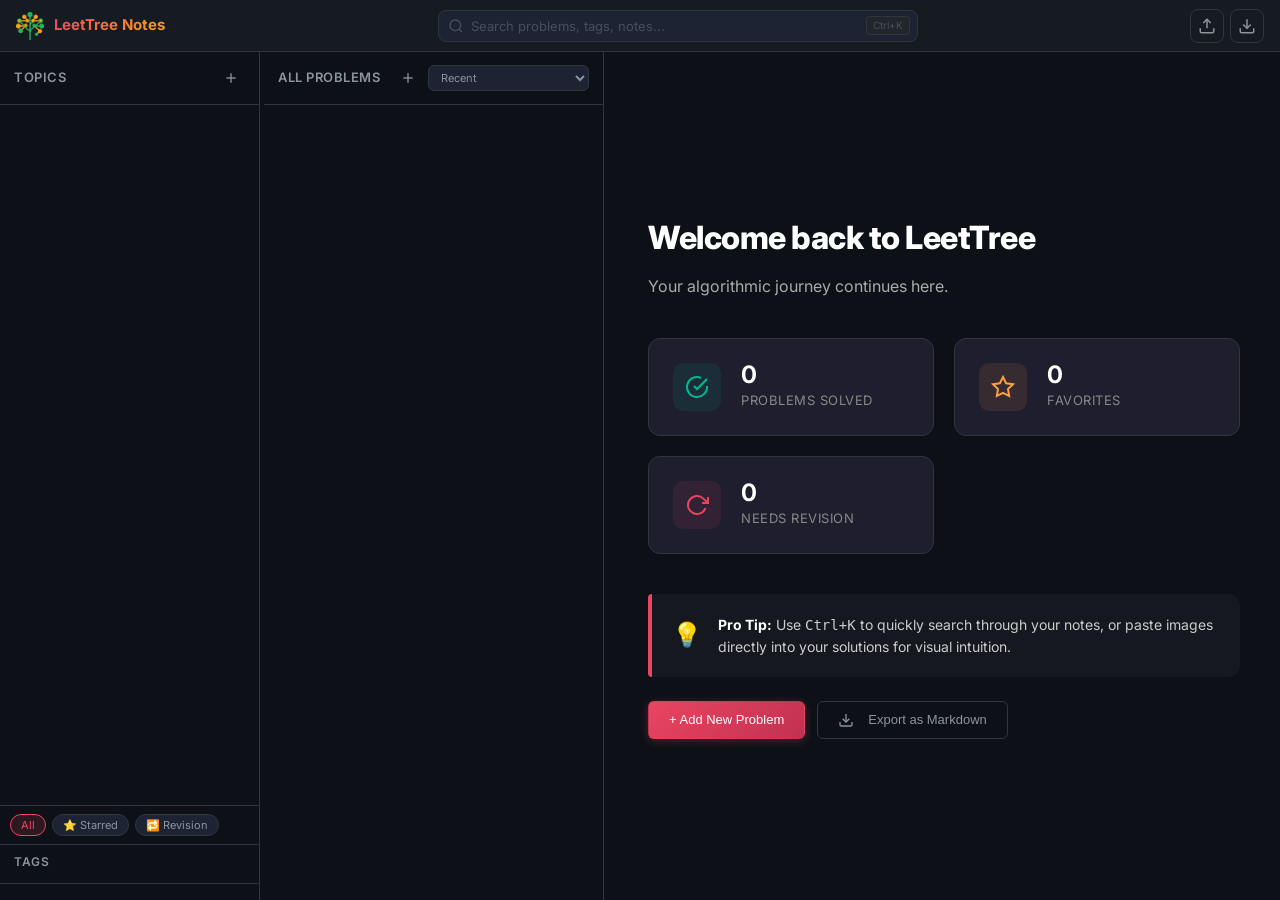
<file: dashboard/index.html>
<!DOCTYPE html>
<html lang="en">

<head>
  <meta charset="UTF-8">
  <meta name="viewport" content="width=device-width, initial-scale=1.0">
  <title>LeetTree Notes — Dashboard</title>
  <link rel="preconnect" href="https://fonts.googleapis.com">
  <link rel="preconnect" href="https://fonts.gstatic.com" crossorigin>
  <link
    href="https://fonts.googleapis.com/css2?family=Inter:wght@300;400;500;600;700;800&family=JetBrains+Mono:wght@400;500;600&display=swap"
    rel="stylesheet">
  <link rel="icon" type="image/png" href="../icons/icon16.png?v=2">
  <link rel="stylesheet" href="style.css">
</head>

<body>
  <!-- Top Bar -->
  <header class="topbar" id="topbar">
    <div class="topbar-left">
      <img src="../icons/icon32.png?v=2" alt="LeetTree" class="topbar-logo" width="28" height="28">
      <h1 class="topbar-title">LeetTree Notes</h1>
    </div>
    <div class="topbar-center">
      <div class="search-wrapper" id="search-wrapper">
        <svg class="search-icon" viewBox="0 0 24 24" width="16" height="16" fill="none" stroke="currentColor"
          stroke-width="2">
          <circle cx="11" cy="11" r="8" />
          <line x1="21" y1="21" x2="16.65" y2="16.65" />
        </svg>
        <input type="text" id="search-input" class="search-input" placeholder="Search problems, tags, notes...">
        <kbd class="search-kbd">Ctrl+K</kbd>
      </div>
    </div>
    <div class="topbar-right">
      <button class="topbar-btn" id="btn-export" title="Export Data">
        <svg viewBox="0 0 24 24" width="18" height="18" fill="none" stroke="currentColor" stroke-width="2">
          <path d="M21 15v4a2 2 0 0 1-2 2H5a2 2 0 0 1-2-2v-4" />
          <polyline points="17 8 12 3 7 8" />
          <line x1="12" y1="3" x2="12" y2="15" />
        </svg>
      </button>
      <button class="topbar-btn" id="btn-import" title="Import Data">
        <svg viewBox="0 0 24 24" width="18" height="18" fill="none" stroke="currentColor" stroke-width="2">
          <path d="M21 15v4a2 2 0 0 1-2 2H5a2 2 0 0 1-2-2v-4" />
          <polyline points="7 10 12 15 17 10" />
          <line x1="12" y1="15" x2="12" y2="3" />
        </svg>
      </button>
    </div>
  </header>

  <!-- Main Layout -->
  <main class="main-layout" id="main-layout">
    <!-- LEFT: Topic Tree -->
    <aside class="panel panel-tree" id="panel-tree">
      <div class="panel-header">
        <h2 class="panel-title">Topics</h2>
        <button class="panel-action-btn" id="btn-add-folder" title="New Folder">
          <svg viewBox="0 0 24 24" width="16" height="16" fill="none" stroke="currentColor" stroke-width="2">
            <line x1="12" y1="5" x2="12" y2="19" />
            <line x1="5" y1="12" x2="19" y2="12" />
          </svg>
        </button>
      </div>
      <div class="tree-container" id="tree-container">
        <!-- Topic tree renders here -->
      </div>
      <div class="panel-footer">
        <button class="filter-chip active" data-filter="all">All</button>
        <button class="filter-chip" data-filter="starred">⭐ Starred</button>
        <button class="filter-chip" data-filter="revision">🔁 Revision</button>
      </div>
      <div class="panel-header" style="border-top: 1px solid var(--border); padding-top: 8px;">
        <h2 class="panel-title" style="font-size:12px;text-transform:uppercase;letter-spacing:0.5px;">Tags</h2>
      </div>
      <div class="tag-cloud" id="tag-cloud">
        <!-- Tags render here -->
      </div>
    </aside>

    <!-- Resize Handle -->
    <div class="resize-handle" data-resize="tree"></div>

    <!-- MIDDLE: Problem List -->
    <section class="panel panel-problems" id="panel-problems">
      <div class="panel-header">
        <h2 class="panel-title" id="problems-title">All Problems</h2>
        <div class="panel-header-actions">
          <button class="panel-action-btn" id="btn-add-problem" title="Add Problem">
            <svg viewBox="0 0 24 24" width="16" height="16" fill="none" stroke="currentColor" stroke-width="2">
              <line x1="12" y1="5" x2="12" y2="19" />
              <line x1="5" y1="12" x2="19" y2="12" />
            </svg>
          </button>
          <select class="sort-select" id="sort-select" title="Sort Problems">
            <option value="recent">Recent</option>
            <option value="practice">Suggested Practice 🧠</option>
            <option value="number">Number</option>
            <option value="name">Name</option>
            <option value="difficulty-desc">Difficulty (High to Low)</option>
            <option value="difficulty-asc">Difficulty (Low to High)</option>
          </select>
        </div>
      </div>
      <div class="problem-list" id="problem-list">
        <!-- Problem cards render here -->
      </div>
    </section>

    <!-- Resize Handle -->
    <div class="resize-handle" data-resize="problems"></div>

    <!-- RIGHT: Solution View -->
    <section class="panel panel-solution" id="panel-solution">
      <div class="sv-main-tabs" id="sv-main-tabs" style="display: none;">
        <!-- Problem Tabs will go here -->
      </div>
      <div class="solution-empty" id="solution-empty">
        <div class="welcome-dashboard">
          <div class="welcome-header">
            <h2 class="welcome-title">Welcome back to LeetTree</h2>
            <p class="welcome-subtitle">Your algorithmic journey continues here.</p>
          </div>

          <div class="stats-grid">
            <div class="stat-card">
              <div class="stat-icon stat-icon--solved">
                <svg viewBox="0 0 24 24" width="24" height="24" fill="none" stroke="currentColor" stroke-width="2">
                  <path d="M22 11.08V12a10 10 0 1 1-5.93-9.14" />
                  <polyline points="22 4 12 14.01 9 11.01" />
                </svg>
              </div>
              <div class="stat-info">
                <span class="stat-value" id="stats-total">0</span>
                <span class="stat-label">Problems Solved</span>
              </div>
            </div>
            <div class="stat-card">
              <div class="stat-icon stat-icon--starred">
                <svg viewBox="0 0 24 24" width="24" height="24" fill="none" stroke="currentColor" stroke-width="2">
                  <polygon
                    points="12 2 15.09 8.26 22 9.27 17 14.14 18.18 21.02 12 17.77 5.82 21.02 7 14.14 2 9.27 8.91 8.26 12 2" />
                </svg>
              </div>
              <div class="stat-info">
                <span class="stat-value" id="stats-starred">0</span>
                <span class="stat-label">Favorites</span>
              </div>
            </div>
            <div class="stat-card">
              <div class="stat-icon stat-icon--revision">
                <svg viewBox="0 0 24 24" width="24" height="24" fill="none" stroke="currentColor" stroke-width="2">
                  <path d="M23 4v6h-6" />
                  <path d="M20.49 15a9 9 0 1 1-2.12-9.36L23 10" />
                </svg>
              </div>
              <div class="stat-info">
                <span class="stat-value" id="stats-revision">0</span>
                <span class="stat-label">Needs Revision</span>
              </div>
            </div>
          </div>

          <div class="dashboard-footer">
            <div class="tip-card">
              <div class="tip-icon">💡</div>
              <div class="tip-text">
                <strong>Pro Tip:</strong> Use <kbd>Ctrl+K</kbd> to quickly search through your notes, or paste images
                directly into your solutions for visual intuition.
              </div>
            </div>
            <div style="display:flex;gap:12px;margin-top:24px;">
              <button class="btn btn--primary" id="btn-home-add-problem" style="padding: 10px 20px;">+ Add New
                Problem</button>
              <button class="btn btn--ghost" id="btn-export-markdown" style="padding: 10px 20px;">
                <svg viewBox="0 0 24 24" width="16" height="16" fill="none" stroke="currentColor" stroke-width="2"
                  style="margin-right:8px;">
                  <path d="M21 15v4a2 2 0 0 1-2 2H5a2 2 0 0 1-2-2v-4" />
                  <polyline points="7 10 12 15 17 10" />
                  <line x1="12" y1="15" x2="12" y2="3" />
                </svg>
                Export as Markdown
              </button>
            </div>
          </div>
        </div>
      </div>

      <!-- Topic Notes View (shown when a folder is selected) -->
      <div class="topic-notes-panel" id="topic-notes-view" style="display:none;">
        <div class="topic-notes-header">
          <h2 class="topic-notes-title" id="tn-title">
            <svg viewBox="0 0 24 24" width="24" height="24" fill="none" stroke="currentColor" stroke-width="2"
              stroke-linecap="round" stroke-linejoin="round">
              <path d="M22 19a2 2 0 0 1-2 2H4a2 2 0 0 1-2-2V5a2 2 0 0 1 2-2h5l2 3h9a2 2 0 0 1 2 2z" />
            </svg>
            Topic Notes
          </h2>
          <button class="btn btn--primary" id="tn-edit-btn">Edit Notes</button>
        </div>
        <div class="topic-notes-content" id="tn-content-view" style="padding:20px;"></div>

        <!-- Editor for topic notes -->
        <div id="tn-editor-container" style="display:none;">
          <div id="tn-rich-editor"></div>
          <div style="display:flex; justify-content:flex-end; gap:8px; margin-top:16px;">
            <button class="btn btn--ghost" id="tn-cancel-btn">Cancel</button>
            <button class="btn btn--primary" id="tn-save-btn">Save Notes</button>
          </div>
        </div>
      </div>

      <div class="solution-view" id="solution-view" style="display:none;">
        <!-- Solution content renders here -->
      </div>
    </section>
  </main>

  <!-- Editor Modal (hidden by default) -->
  <div class="modal-overlay" id="editor-modal" style="display:none;">
    <div class="modal-container">
      <div class="modal-header">
        <h2 class="modal-title" id="modal-title">Add Solution</h2>
        <button class="modal-close" id="modal-close">×</button>
      </div>
      <div class="modal-body" id="modal-body">
        <!-- Editor form renders here -->
      </div>
    </div>
  </div>

  <!-- Add Problem Modal -->
  <div class="modal-overlay" id="add-problem-modal" style="display:none;">
    <div class="modal-container modal-container--sm">
      <div class="modal-header">
        <h2 class="modal-title">Add Problem</h2>
        <button class="modal-close" id="add-problem-close">×</button>
      </div>
      <div class="modal-body">
        <form id="add-problem-form">
          <div class="form-group">
            <label class="form-label">Problem Title</label>
            <input type="text" class="form-input" id="ap-title" placeholder="Two Sum" required>
          </div>
          <div class="form-row">
            <div class="form-group">
              <label class="form-label">Number</label>
              <input type="text" class="form-input" id="ap-number" placeholder="1">
            </div>
            <div class="form-group">
              <label class="form-label">Difficulty</label>
              <select class="form-input" id="ap-difficulty">
                <option value="Easy">Easy</option>
                <option value="Medium" selected>Medium</option>
                <option value="Hard">Hard</option>
              </select>
            </div>
          </div>
          <div class="form-group">
            <label class="form-label">LeetCode URL</label>
            <input type="url" class="form-input" id="ap-url" placeholder="https://leetcode.com/problems/two-sum/">
          </div>
          <div class="form-group">
            <label class="form-label">Folder</label>
            <select class="form-input" id="ap-folder"></select>
          </div>
          <div class="form-actions">
            <button type="button" class="btn btn--ghost" id="ap-cancel">Cancel</button>
            <button type="submit" class="btn btn--primary">Add Problem</button>
          </div>
        </form>
      </div>
    </div>
  </div>

  <!-- Hidden file input for import -->
  <input type="file" id="import-file" accept=".json" style="display:none">

  <!-- Whiteboard Modal -->
  <div class="wb-modal" id="wb-modal" style="display:none;">
    <div class="wb-modal-inner" id="wb-container"></div>
  </div>

  <script type="module" src="modules/app.js"></script>
</body>

</html>
</file>
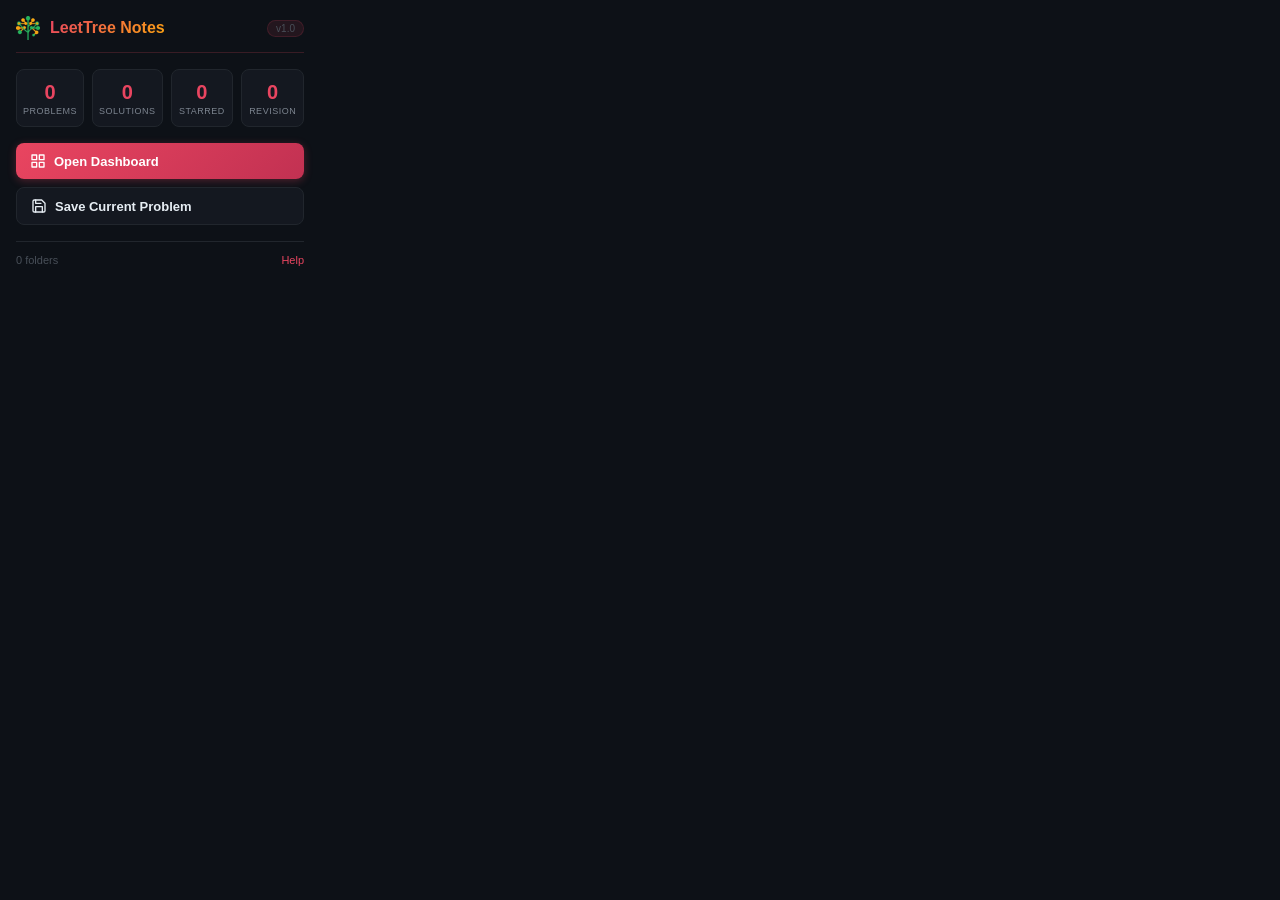
<file: popup/popup.html>
<!DOCTYPE html>
<html lang="en">
<head>
  <meta charset="UTF-8">
  <meta name="viewport" content="width=device-width, initial-scale=1.0">
  <title>LeetTree Notes</title>
  <link rel="stylesheet" href="popup.css">
</head>
<body>
  <div class="popup-container">
    <header class="popup-header">
      <div class="popup-logo">
        <img src="../icons/icon32.png" alt="LeetTree" width="24" height="24">
        <h1>LeetTree Notes</h1>
      </div>
      <span class="popup-version">v1.0</span>
    </header>

    <div class="popup-stats" id="stats-section">
      <div class="stat-card">
        <span class="stat-number" id="stat-problems">0</span>
        <span class="stat-label">Problems</span>
      </div>
      <div class="stat-card">
        <span class="stat-number" id="stat-solutions">0</span>
        <span class="stat-label">Solutions</span>
      </div>
      <div class="stat-card">
        <span class="stat-number" id="stat-starred">0</span>
        <span class="stat-label">Starred</span>
      </div>
      <div class="stat-card">
        <span class="stat-number" id="stat-revision">0</span>
        <span class="stat-label">Revision</span>
      </div>
    </div>

    <div class="popup-actions">
      <button class="popup-btn popup-btn--primary" id="btn-dashboard">
        <svg viewBox="0 0 24 24" fill="none" stroke="currentColor" stroke-width="2" stroke-linecap="round" stroke-linejoin="round"><rect x="3" y="3" width="7" height="7"/><rect x="14" y="3" width="7" height="7"/><rect x="14" y="14" width="7" height="7"/><rect x="3" y="14" width="7" height="7"/></svg>
        Open Dashboard
      </button>
      <button class="popup-btn popup-btn--secondary" id="btn-save">
        <svg viewBox="0 0 24 24" fill="none" stroke="currentColor" stroke-width="2" stroke-linecap="round" stroke-linejoin="round"><path d="M19 21H5a2 2 0 0 1-2-2V5a2 2 0 0 1 2-2h11l5 5v11a2 2 0 0 1-2 2z"/><polyline points="17 21 17 13 7 13 7 21"/><polyline points="7 3 7 8 15 8"/></svg>
        Save Current Problem
      </button>
    </div>

    <div class="popup-footer">
      <span id="folder-count">0 folders</span>
      <a href="#" id="btn-help" class="popup-link">Help</a>
    </div>
  </div>

  <script src="popup.js"></script>
</body>
</html>
</file>
<file: dashboard/style.css>
/* LeetTree Notes — Dashboard Styles */
/* Part 1: Base, Layout, Topbar, Panels */

:root {
  --bg-primary: #0d1117; --bg-secondary: #161b22; --bg-tertiary: #1c2333;
  --bg-elevated: #21262d; --bg-hover: #292e36;
  --border: #30363d; --border-active: #e94560;
  --text-primary: #e6edf3; --text-secondary: #8b949e; --text-muted: #484f58;
  --accent: #e94560; --accent-hover: #f05a73; --accent-glow: rgba(233,69,96,0.15);
  --amber: #fca311; --green: #00b894; --yellow: #fdcb6e; --blue: #74b9ff;
  --easy: #00b894; --medium: #fdcb6e; --hard: #e94560;
  --font-sans: 'Inter', -apple-system, BlinkMacSystemFont, sans-serif;
  --font-mono: 'JetBrains Mono', 'Fira Code', 'Consolas', monospace;
  --radius: 8px; --radius-lg: 12px;
  --topbar-h: 52px;
  --shadow: 0 4px 24px rgba(0,0,0,0.3);
  --transition: 0.2s ease;
}

*, *::before, *::after { margin: 0; padding: 0; box-sizing: border-box; }
html, body { height: 100%; overflow: hidden; }
body { font-family: var(--font-sans); background: var(--bg-primary); color: var(--text-primary); font-size: 13px; line-height: 1.5; }
::selection { background: var(--accent); color: #fff; }
::-webkit-scrollbar { width: 6px; height: 6px; }
::-webkit-scrollbar-track { background: transparent; }
::-webkit-scrollbar-thumb { background: var(--bg-elevated); border-radius: 3px; }
::-webkit-scrollbar-thumb:hover { background: var(--border); }

/* Topbar */
.topbar { display: flex; align-items: center; height: var(--topbar-h); padding: 0 16px; background: var(--bg-secondary); border-bottom: 1px solid var(--border); gap: 16px; z-index: 100; position: relative; }
.topbar-left { display: flex; align-items: center; gap: 10px; flex-shrink: 0; }
.topbar-logo { border-radius: 6px; }
.topbar-title { font-size: 15px; font-weight: 700; background: linear-gradient(135deg, var(--accent), var(--amber)); -webkit-background-clip: text; -webkit-text-fill-color: transparent; background-clip: text; }
.topbar-center { flex: 1; max-width: 480px; margin: 0 auto; }
.search-wrapper { position: relative; display: flex; align-items: center; }
.search-icon { position: absolute; left: 10px; color: var(--text-muted); pointer-events: none; }
.search-input { width: 100%; padding: 7px 60px 7px 32px; background: var(--bg-tertiary); border: 1px solid var(--border); border-radius: var(--radius); color: var(--text-primary); font-size: 13px; font-family: var(--font-sans); outline: none; transition: border var(--transition); }
.search-input:focus { border-color: var(--accent); box-shadow: 0 0 0 2px var(--accent-glow); }
.search-input::placeholder { color: var(--text-muted); }
.search-kbd { position: absolute; right: 8px; padding: 1px 6px; background: var(--bg-elevated); border: 1px solid var(--border); border-radius: 4px; font-size: 10px; color: var(--text-muted); font-family: var(--font-sans); pointer-events: none; }
.topbar-right { display: flex; align-items: center; gap: 6px; flex-shrink: 0; }
.topbar-btn { display: flex; align-items: center; justify-content: center; width: 34px; height: 34px; background: transparent; border: 1px solid var(--border); border-radius: var(--radius); color: var(--text-secondary); cursor: pointer; transition: all var(--transition); }
.topbar-btn:hover { background: var(--accent-glow); border-color: var(--accent); color: var(--accent); }

/* Main Layout */
.main-layout { display: flex; height: calc(100vh - var(--topbar-h)); overflow: hidden; }
.panel { display: flex; flex-direction: column; overflow: hidden; background: var(--bg-primary); }
.panel-tree { width: 260px; min-width: 200px; max-width: 400px; border-right: 1px solid var(--border); transition: width 0.1s ease; }
.panel-problems { width: 340px; min-width: 260px; max-width: 500px; border-right: 1px solid var(--border); transition: width 0.1s ease; }
.panel-solution { flex: 1; min-width: 300px; }
.panel.collapsed { width: 0 !important; min-width: 0 !important; border-right: none; }
.panel.collapsed > * { display: none; }

.panel-header { display: flex; align-items: center; justify-content: space-between; padding: 12px 14px; border-bottom: 1px solid var(--border); flex-shrink: 0; }
.panel-title { font-size: 13px; font-weight: 600; color: var(--text-secondary); text-transform: uppercase; letter-spacing: 0.5px; }
.panel-header-actions { display: flex; align-items: center; gap: 6px; }
.panel-action-btn { display: flex; align-items: center; justify-content: center; width: 28px; height: 28px; background: transparent; border: 1px solid transparent; border-radius: 6px; color: var(--text-secondary); cursor: pointer; transition: all var(--transition); }
.panel-action-btn:hover { background: var(--accent-glow); color: var(--accent); border-color: var(--accent); }

/* Resize Handle */
.resize-handle { width: 4px; cursor: col-resize; background: transparent; transition: background var(--transition); flex-shrink: 0; }
.resize-handle:hover, .resize-handle.active { background: var(--accent); }

/* Panel Footer / Filter */
.panel-footer { padding: 8px 10px; border-top: 1px solid var(--border); display: flex; gap: 6px; flex-shrink: 0; flex-wrap: wrap; }
.filter-chip { padding: 3px 10px; background: var(--bg-tertiary); border: 1px solid var(--border); border-radius: 20px; color: var(--text-secondary); font-size: 11px; cursor: pointer; transition: all var(--transition); font-family: var(--font-sans); }
.filter-chip:hover { border-color: var(--accent); color: var(--text-primary); }
.filter-chip.active { background: var(--accent-glow); border-color: var(--accent); color: var(--accent); }

.sort-select { padding: 4px 8px; background: var(--bg-tertiary); border: 1px solid var(--border); border-radius: 6px; color: var(--text-secondary); font-size: 11px; font-family: var(--font-sans); cursor: pointer; outline: none; }
.sort-select:focus { border-color: var(--accent); }

/* Part 2: Tree, Problem List, Solution View */

/* Tree Container */
.tree-container { flex: 1; overflow-y: auto; padding: 10px 0; }
.tree-item { display: flex; flex-direction: column; }
.tree-row { display: flex; align-items: center; padding: 6px 10px; cursor: pointer; transition: background var(--transition); user-select: none; position: relative; }
.tree-row:hover { background: var(--bg-hover); }
.tree-row.selected { background: rgba(233, 69, 96, 0.1); }
.tree-row.selected::before { content: ''; position: absolute; left: 0; top: 0; bottom: 0; width: 3px; background: var(--accent); }
.tree-indent { width: 16px; flex-shrink: 0; }
.tree-toggle { width: 20px; height: 20px; display: flex; align-items: center; justify-content: center; color: var(--text-muted); cursor: pointer; transition: color var(--transition); flex-shrink: 0; }
.tree-toggle:hover { color: var(--text-primary); }
.tree-toggle svg { transition: transform 0.2s ease; }
.tree-toggle.expanded svg { transform: rotate(90deg); }
.tree-icon { display: flex; align-items: center; justify-content: center; width: 20px; height: 20px; color: var(--amber); margin-right: 6px; flex-shrink: 0; }
.tree-label { flex: 1; font-size: 13px; color: var(--text-primary); white-space: nowrap; overflow: hidden; text-overflow: ellipsis; }
.tree-actions { display: none; align-items: center; gap: 4px; padding-left: 4px; }
.tree-row:hover .tree-actions { display: flex; }
.tree-btn { display: flex; align-items: center; justify-content: center; width: 20px; height: 20px; color: var(--text-secondary); background: transparent; border: none; border-radius: 4px; cursor: pointer; }
.tree-btn:hover { background: var(--bg-elevated); color: var(--text-primary); }
.tree-children { display: none; flex-direction: column; }
.tree-children.expanded { display: flex; }
.drag-over { background: rgba(116, 185, 255, 0.15) !important; outline: 1px dashed var(--blue) !important; }

/* Problem List */
.problem-list { flex: 1; overflow-y: auto; padding: 10px; display: flex; flex-direction: column; gap: 8px; }
.problem-card { padding: 12px; background: var(--bg-elevated); border: 1px solid var(--border); border-radius: var(--radius); cursor: pointer; transition: all var(--transition); position: relative; }
.problem-card:hover { border-color: rgba(233, 69, 96, 0.4); transform: translateY(-1px); box-shadow: var(--shadow); }
.problem-card.selected { border-color: var(--accent); background: rgba(233, 69, 96, 0.05); }
.pc-header { display: flex; justify-content: space-between; align-items: flex-start; margin-bottom: 8px; }
.pc-title { font-size: 14px; font-weight: 600; color: var(--text-primary); line-height: 1.3; }
.pc-number { color: var(--text-muted); font-size: 12px; margin-right: 6px; }
.pc-actions { display: flex; gap: 4px; }
.pc-btn { display: flex; align-items: center; justify-content: center; width: 24px; height: 24px; color: var(--text-muted); background: transparent; border: none; border-radius: 4px; cursor: pointer; transition: all 0.2s; }
.pc-btn:hover { background: var(--bg-hover); color: var(--text-primary); }
.pc-btn.active.star { color: var(--amber); }
.pc-btn.active.revision { color: var(--blue); }
.pc-meta { display: flex; align-items: center; gap: 8px; font-size: 11px; }
.difficulty { padding: 2px 6px; border-radius: 4px; font-weight: 500; }
.diff-Easy { color: var(--easy); background: rgba(0, 184, 148, 0.1); }
.diff-Medium { color: var(--medium); background: rgba(253, 203, 110, 0.1); }
.diff-Hard { color: var(--hard); background: rgba(233, 69, 96, 0.1); }
.solution-count { color: var(--text-secondary); display: flex; align-items: center; gap: 4px; }

/* Solution View Empty */
.solution-empty { display: flex; flex-direction: column; align-items: center; justify-content: center; height: 100%; color: var(--text-muted); text-align: center; }
.empty-icon { color: var(--border); margin-bottom: 16px; }
.solution-empty h3 { color: var(--text-secondary); margin-bottom: 8px; font-weight: 500; }

/* Solution View Content */
.solution-view { display: flex; flex-direction: column; height: 100%; overflow: hidden; }
.sv-header { padding: 20px 24px 16px; border-bottom: 1px solid var(--border); flex-shrink: 0; }
.sv-title-row { display: flex; justify-content: space-between; align-items: flex-start; margin-bottom: 12px; }
.sv-title { font-size: 20px; font-weight: 700; }
.sv-actions { display: flex; gap: 8px; }
.btn { display: inline-flex; align-items: center; gap: 6px; padding: 6px 12px; font-size: 13px; font-weight: 500; border-radius: 6px; cursor: pointer; transition: all var(--transition); border: 1px solid transparent; }
.btn--primary { background: linear-gradient(135deg, var(--accent) 0%, #c23152 100%); color: #fff; box-shadow: 0 2px 8px rgba(233,69,96,0.3); }
.btn--primary:hover { box-shadow: 0 4px 12px rgba(233,69,96,0.45); transform: translateY(-1px); }
.btn--ghost { background: transparent; color: var(--text-secondary); border-color: var(--border); }
.btn--ghost:hover { background: var(--bg-hover); color: var(--text-primary); border-color: var(--text-muted); }

.sv-tabs { display: flex; gap: 2px; background: var(--bg-secondary); padding: 0 24px; border-bottom: 1px solid var(--border); flex-shrink: 0; overflow-x: auto; }
.sv-tab { padding: 10px 16px; color: var(--text-secondary); background: transparent; border: none; border-bottom: 2px solid transparent; cursor: pointer; font-size: 13px; font-weight: 500; transition: all var(--transition); white-space: nowrap; }
.sv-tab:hover { color: var(--text-primary); background: var(--bg-hover); }
.sv-tab.active { color: var(--accent); border-bottom-color: var(--accent); }
.sv-tab-add { padding: 10px; color: var(--text-muted); background: transparent; border: none; cursor: pointer; }
.sv-tab-add:hover { color: var(--accent); }

.sv-content { flex: 1; overflow-y: auto; padding: 24px; }
.sv-section { margin-bottom: 24px; background: var(--bg-secondary); border: 1px solid var(--border); border-radius: var(--radius); overflow: hidden; }
.sv-section-header { display: flex; align-items: center; justify-content: space-between; padding: 12px 16px; background: rgba(33,38,45,0.5); border-bottom: 1px solid var(--border); }
.sv-section-title { font-size: 12px; font-weight: 600; color: var(--text-secondary); text-transform: uppercase; letter-spacing: 0.5px; }
.sv-section-actions { display: flex; gap: 8px; }
.sv-comp { display: flex; gap: 16px; padding: 16px; }
.sv-comp-item { display: flex; align-items: center; gap: 8px; font-family: var(--font-mono); font-size: 13px; }
.sv-comp-label { color: var(--text-muted); }
.sv-comp-val { color: var(--amber); background: rgba(252,163,17,0.1); padding: 2px 6px; border-radius: 4px; }

/* Rich text display */
.sv-approach { padding: 16px; font-size: 14px; line-height: 1.6; color: var(--text-primary); }
.sv-approach h2, .sv-approach h3 { margin-top: 1em; margin-bottom: 0.5em; color: var(--text-primary); }
.sv-approach p { margin-bottom: 1em; }
.sv-approach ul, .sv-approach ol { padding-left: 20px; margin-bottom: 1em; }
.sv-approach li { margin-bottom: 4px; }
.sv-approach pre.rich-code-block { background: var(--bg-primary); padding: 12px; border-radius: var(--radius); border: 1px solid var(--border); font-family: var(--font-mono); font-size: 13px; overflow-x: auto; margin: 1em 0; }
.rich-image-wrapper { margin: 1em 0; position: relative; display: inline-block; max-width: 100%; }
.rich-image { max-width: 100%; max-height: 400px; border-radius: var(--radius); border: 1px solid var(--border); cursor: zoom-in; }

/* Part 3: Code Editor & Rich Editor Modules */

/* Code Editor */
.code-editor-wrapper { display: flex; height: auto; min-height: 200px; max-height: 600px; background: #1a1a1a; border-top: 1px solid var(--border); position: relative; }
.code-line-numbers { padding: 12px 8px; background: #1a1a1a; border-right: 1px solid var(--border); color: #5c6370; font-family: var(--font-mono); font-size: 13px; line-height: 22px; text-align: right; user-select: none; overflow: hidden; }
.line-num { display: block; }
.code-editor-area { flex: 1; position: relative; overflow: auto; background: #1a1a1a; }
.code-highlight-layer, .code-textarea {
  position: absolute; top: 0; left: 0; width: 100%; height: 100%;
  margin: 0; padding: 12px;
  font-family: var(--font-mono); font-size: 13px; line-height: 22px;
  border: none; outline: none; box-sizing: border-box;
  white-space: pre; word-wrap: normal; overflow-wrap: normal;
}
.code-highlight-layer { color: #eff1f6; overflow: hidden; pointer-events: none; }
.code-viewer .code-highlight-layer { position: relative; pointer-events: auto; user-select: text; overflow: visible; }
.code-highlight-layer, .code-highlight-layer code, .code-line-numbers { margin: 0; padding: 12px 0; background: transparent; border: none; font-family: Menlo, Monaco, Consolas, "Courier New", monospace; font-size: 13px; line-height: 1.5; }
.code-highlight-layer { padding-left: 12px; padding-right: 12px; }
.code-line-numbers { padding: 12px 8px; background: #1a1a1a; border-right: 1px solid var(--border); color: #5c6370; text-align: right; user-select: none; overflow: hidden; min-width: 40px; }
.code-textarea { color: transparent; background: transparent; resize: none; overflow: auto; caret-color: #eff1f6; padding: 12px; font-family: Menlo, Monaco, Consolas, "Courier New", monospace; font-size: 13px; line-height: 1.5; }
/* LeetCode Dark Syntax Highlighting */
.hl-keyword { color: #5ab7fa; } /* blue */
.hl-type { color: #5ab7fa; }    /* blue */
.hl-function { color: #ffa116; } /* orange */
.hl-string { color: #98c379; }   /* green */
.hl-number { color: #d19a66; }   /* orange/brown */
.hl-comment { color: #5c6370; font-style: italic; }
.hl-operator { color: #eff1f6; }
.hl-bracket { color: #eff1f6; }

/* Rich Editor */
.rich-editor-wrapper { display: flex; flex-direction: column; background: var(--bg-primary); border: 1px solid var(--border); border-radius: var(--radius); overflow: hidden; }
.rich-toolbar { display: flex; align-items: center; padding: 6px 8px; background: var(--bg-secondary); border-bottom: 1px solid var(--border); flex-wrap: wrap; gap: 4px; }
.rich-toolbar-group { display: flex; gap: 2px; }
.rich-toolbar-sep { width: 1px; height: 16px; background: var(--border); margin: 0 4px; }
.rich-tb-btn { display: flex; align-items: center; justify-content: center; width: 28px; height: 28px; background: transparent; border: 1px solid transparent; border-radius: 4px; color: var(--text-secondary); cursor: pointer; transition: all 0.2s; font-family: var(--font-sans); }
.rich-tb-btn:hover { background: var(--bg-hover); color: var(--text-primary); }
.rich-tb-btn--sm { font-size: 11px; }
.rich-editor-content { min-height: 150px; max-height: 400px; padding: 12px 16px; overflow-y: auto; color: var(--text-primary); font-size: 14px; line-height: 1.6; outline: none; }
.rich-editor-content:empty::before { content: attr(data-placeholder); color: var(--text-muted); pointer-events: none; }
.rich-image-remove { position: absolute; top: -8px; right: -8px; width: 24px; height: 24px; background: var(--accent); color: #fff; border: none; border-radius: 50%; cursor: pointer; display: none; align-items: center; justify-content: center; font-size: 16px; line-height: 1; box-shadow: 0 2px 8px rgba(0,0,0,0.5); z-index: 10; }
.rich-image-wrapper:hover .rich-image-remove { display: flex; }

/* Image Modal */
.image-modal-overlay { position: fixed; top: 0; left: 0; width: 100%; height: 100%; background: rgba(0,0,0,0.8); z-index: 9999; display: flex; align-items: center; justify-content: center; opacity: 0; transition: opacity 0.3s; backdrop-filter: blur(5px); }
.image-modal-overlay.active { opacity: 1; }
.image-modal-content { position: relative; max-width: 90%; max-height: 90%; }
.image-modal-content img { max-width: 100%; max-height: 90vh; border-radius: 4px; box-shadow: 0 10px 40px rgba(0,0,0,0.5); }
.image-modal-close { position: absolute; top: -40px; right: 0; background: transparent; border: none; color: #fff; font-size: 32px; cursor: pointer; }

/* Main Problem Tabs (VSCode style) */
.sv-main-tabs { display: flex; background: var(--bg-primary); border-bottom: 1px solid var(--border); flex-shrink: 0; overflow-x: auto; }
.sv-main-tab { display: inline-flex; align-items: center; gap: 8px; padding: 10px 14px; background: var(--bg-primary); color: var(--text-secondary); border-right: 1px solid var(--border); border-top: 2px solid transparent; cursor: pointer; font-size: 13px; font-weight: 500; min-width: 120px; max-width: 200px; white-space: nowrap; transition: all 0.2s; user-select: none; }
.sv-main-tab:hover { background: var(--bg-secondary); color: var(--text-primary); }
.sv-main-tab.active { background: var(--bg-secondary); color: var(--text-primary); border-top-color: var(--accent); }
.sv-main-tab-title { flex: 1; overflow: hidden; text-overflow: ellipsis; pointer-events: none; }
.sv-main-tab-close { display: flex; align-items: center; justify-content: center; width: 20px; height: 20px; border-radius: 4px; border: none; background: transparent; color: var(--text-muted); cursor: pointer; transition: all 0.2s; flex-shrink: 0; opacity: 0; }
.sv-main-tab:hover .sv-main-tab-close { opacity: 1; }
.sv-main-tab-close:hover { background: rgba(233, 69, 96, 0.2); color: var(--accent); }

/* Part 4: Modals and Forms */

/* Modals */
.modal-overlay { position: fixed; top: 0; left: 0; width: 100%; height: 100%; background: rgba(0,0,0,0.6); z-index: 1000; display: flex; align-items: center; justify-content: center; backdrop-filter: blur(3px); }
.modal-container { background: var(--bg-secondary); border: 1px solid var(--border); border-radius: var(--radius-lg); width: 90%; max-width: 800px; max-height: 90vh; display: flex; flex-direction: column; box-shadow: 0 12px 48px rgba(0,0,0,0.5); animation: modalIn 0.3s cubic-bezier(0.16, 1, 0.3, 1); }
.modal-container--sm { max-width: 480px; }
@keyframes modalIn { from { opacity: 0; transform: translateY(20px) scale(0.98); } to { opacity: 1; transform: translateY(0) scale(1); } }
.modal-header { display: flex; align-items: center; justify-content: space-between; padding: 16px 20px; border-bottom: 1px solid var(--border); }
.modal-title { font-size: 16px; font-weight: 600; }
.modal-close { background: transparent; border: none; color: var(--text-muted); font-size: 24px; cursor: pointer; line-height: 1; transition: color 0.2s; }
.modal-close:hover { color: var(--accent); }
.modal-body { padding: 20px; overflow-y: auto; flex: 1; }

/* Forms */
.form-group { margin-bottom: 16px; }
.form-row { display: flex; gap: 16px; }
.form-row .form-group { flex: 1; }
.form-label { display: block; margin-bottom: 6px; font-size: 13px; font-weight: 500; color: var(--text-secondary); }
.form-input { width: 100%; padding: 8px 12px; background: var(--bg-tertiary); border: 1px solid var(--border); border-radius: 6px; color: var(--text-primary); font-family: var(--font-sans); font-size: 14px; outline: none; transition: border 0.2s; }
.form-input:focus { border-color: var(--accent); }
.form-actions { display: flex; justify-content: flex-end; gap: 12px; margin-top: 24px; padding-top: 16px; border-top: 1px solid var(--border); }
select.form-input { appearance: none; background-image: url("data:image/svg+xml;charset=UTF-8,%3csvg xmlns='http://www.w3.org/2000/svg' viewBox='0 0 24 24' fill='none' stroke='%238b949e' stroke-width='2' stroke-linecap='round' stroke-linejoin='round'%3e%3cpolyline points='6 9 12 15 18 9'%3e%3c/polyline%3e%3c/svg%3e"); background-repeat: no-repeat; background-position: right 8px center; background-size: 16px; padding-right: 32px; }

/* Welcome Dashboard */
.solution-empty { display: flex; align-items: center; justify-content: center; height: 100%; padding: 40px; text-align: left; }
.welcome-dashboard { max-width: 800px; width: 100%; animation: fadeInWelcome 0.5s ease-out; }
.welcome-header { margin-bottom: 40px; }
.welcome-title { font-size: 32px; font-weight: 800; color: #fff; margin-bottom: 12px; letter-spacing: -0.5px; }
.welcome-subtitle { font-size: 16px; color: #aaa; }
.stats-grid { display: grid; grid-template-columns: repeat(auto-fit, minmax(200px, 1fr)); gap: 20px; margin-bottom: 40px; }
.stat-card { background: #1e1e2e; border: 1px solid var(--border); border-radius: 12px; padding: 24px; display: flex; align-items: center; gap: 20px; transition: transform 0.2s, box-shadow 0.2s; }
.stat-card:hover { transform: translateY(-4px); box-shadow: 0 8px 24px rgba(0,0,0,0.2); border-color: var(--accent); }
.stat-icon { width: 48px; height: 48px; border-radius: 10px; display: flex; align-items: center; justify-content: center; flex-shrink: 0; }
.stat-icon--solved { background: rgba(0, 184, 148, 0.1); color: #00b894; }
.stat-icon--starred { background: rgba(255, 159, 67, 0.1); color: #ff9f43; }
.stat-icon--revision { background: rgba(233, 69, 96, 0.1); color: #e94560; }
.stat-info { display: flex; flex-direction: column; }
.stat-value { font-size: 24px; font-weight: 700; color: #fff; line-height: 1; margin-bottom: 4px; }
.stat-label { font-size: 13px; color: #888; text-transform: uppercase; letter-spacing: 0.5px; }
.tip-card { background: rgba(255, 255, 255, 0.03); border-left: 4px solid var(--accent); padding: 20px; border-radius: 4px 12px 12px 4px; display: flex; gap: 16px; align-items: center; }
.tip-icon { font-size: 24px; }
.tip-text { font-size: 14px; color: #ccc; line-height: 1.5; }
.tip-text strong { color: #fff; }

@keyframes fadeInWelcome { from { opacity: 0; transform: translateY(20px); } to { opacity: 1; transform: translateY(0); } }

/* Active Recall Mode */
.code-hidden .code-editor-area { filter: blur(8px); transition: filter 0.3s ease; pointer-events: none; user-select: none; }
.code-hidden .code-line-numbers { filter: blur(3px); }
.code-hidden { position: relative; }
.code-recall-overlay { position: absolute; top: 0; left: 0; right: 0; bottom: 0; display: flex; align-items: center; justify-content: center; background: rgba(10, 10, 15, 0.6); backdrop-filter: blur(2px); z-index: 5; border-radius: 8px; }
.code-recall-msg { display: flex; flex-direction: column; align-items: center; gap: 8px; color: #ccc; text-align: center; }
.code-recall-msg span { font-size: 16px; font-weight: 600; color: #fff; }
.code-recall-msg small { font-size: 12px; color: #888; }
.code-recall-msg .btn { margin-top: 8px; }
.sv-recall-btn { display: flex; align-items: center; gap: 4px; font-size: 12px !important; }
.sv-recall-btn.active { color: var(--accent) !important; border-color: var(--accent) !important; }

/* Tags */
.sv-tags { display: flex; flex-wrap: wrap; gap: 6px; margin-top: 8px; }
.sv-tag { display: inline-flex; align-items: center; padding: 2px 10px; background: rgba(233, 69, 96, 0.12); color: #e94560; border: 1px solid rgba(233, 69, 96, 0.25); border-radius: 12px; font-size: 11px; font-weight: 500; letter-spacing: 0.3px; cursor: default; transition: all 0.2s; }
.sv-tag:hover { background: rgba(233, 69, 96, 0.2); }
.pc-tags { display: flex; flex-wrap: wrap; gap: 4px; margin-top: 6px; }
.pc-tag { display: inline-block; padding: 1px 8px; background: rgba(139, 148, 158, 0.1); color: #8b949e; border-radius: 10px; font-size: 10px; font-weight: 500; }
.tag-cloud { display: flex; flex-wrap: wrap; gap: 6px; padding: 8px 12px; }
.tag-cloud-chip { padding: 3px 10px; background: var(--bg-tertiary); border: 1px solid var(--border); border-radius: 12px; font-size: 11px; color: var(--text-secondary); cursor: pointer; transition: all 0.2s; }
.tag-cloud-chip:hover, .tag-cloud-chip.active { background: rgba(233, 69, 96, 0.15); color: #e94560; border-color: rgba(233, 69, 96, 0.3); }

/* Whiteboard */
.wb-wrapper { display: flex; flex-direction: column; height: 100%; background: var(--bg-primary); border-radius: 8px; overflow: hidden; }
.wb-toolbar { display: flex; align-items: center; padding: 8px 12px; background: #1e1e2e; border-bottom: 1px solid var(--border); gap: 8px; flex-wrap: wrap; }
.wb-tool-group { display: flex; align-items: center; gap: 4px; }
.wb-separator { width: 1px; height: 24px; background: var(--border); margin: 0 4px; }
.wb-tool { width: 32px; height: 32px; display: flex; align-items: center; justify-content: center; background: transparent; border: 1px solid transparent; border-radius: 6px; color: #888; cursor: pointer; transition: all 0.15s; }
.wb-tool:hover { background: var(--bg-tertiary); color: #ccc; }
.wb-tool.active { background: var(--accent); color: #fff; border-color: var(--accent); }
.wb-colors { display: flex; gap: 3px; align-items: center; }
.wb-color { width: 18px; height: 18px; border-radius: 50%; border: 2px solid transparent; cursor: pointer; transition: transform 0.15s, border 0.15s; padding: 0; }
.wb-color:hover { transform: scale(1.2); }
.wb-color.active { border-color: #fff; transform: scale(1.2); }
.wb-size-label { display: flex; align-items: center; gap: 6px; font-size: 11px; color: #888; }
.wb-size-range { width: 60px; accent-color: var(--accent); }
.wb-size-val { min-width: 24px; }
.wb-action { background: transparent; border: none; color: #888; width: 32px; height: 32px; display: flex; align-items: center; justify-content: center; border-radius: 6px; cursor: pointer; transition: all 0.15s; }
.wb-action:hover { background: var(--bg-tertiary); color: #ccc; }
.wb-canvas-container { position: relative; flex: 1; display: flex; align-items: center; justify-content: center; background: #0d0d1a; overflow: auto; padding: 16px; }
.wb-canvas-container canvas { border-radius: 4px; box-shadow: 0 4px 20px rgba(0,0,0,0.4); max-width: 100%; cursor: crosshair; }

/* Whiteboard Modal */
.wb-modal { position: fixed; top: 0; left: 0; right: 0; bottom: 0; background: rgba(0,0,0,0.85); z-index: 1000; display: flex; align-items: center; justify-content: center; padding: 20px; }
.wb-modal-inner { width: 90vw; height: 80vh; max-width: 1200px; border-radius: 12px; overflow: hidden; display: flex; flex-direction: column; border: 1px solid var(--border); }

/* Topic Notes */
.topic-notes-panel { padding: 24px; height: 100%; overflow-y: auto; animation: fadeInWelcome 0.3s ease-out; }
.topic-notes-header { display: flex; align-items: center; justify-content: space-between; margin-bottom: 20px; }
.topic-notes-title { font-size: 20px; font-weight: 700; color: #fff; display: flex; align-items: center; gap: 10px; }
.topic-notes-title svg { color: var(--accent); }
.topic-notes-content { background: var(--bg-secondary); border: 1px solid var(--border); border-radius: 8px; min-height: 200px; }
.topic-notes-empty { text-align: center; padding: 40px; color: var(--text-muted); }
.topic-notes-empty svg { margin-bottom: 12px; opacity: 0.4; }
</file>
<file: popup/popup.css>
/* LeetTree Notes — Popup Styles */

* {
  margin: 0;
  padding: 0;
  box-sizing: border-box;
}

body {
  width: 320px;
  font-family: -apple-system, BlinkMacSystemFont, 'Segoe UI', Roboto, 'Inter', sans-serif;
  background: #0d1117;
  color: #e6edf3;
  overflow: hidden;
}

.popup-container {
  padding: 16px;
}

/* Header */
.popup-header {
  display: flex;
  align-items: center;
  justify-content: space-between;
  margin-bottom: 16px;
  padding-bottom: 12px;
  border-bottom: 1px solid rgba(233, 69, 96, 0.2);
}

.popup-logo {
  display: flex;
  align-items: center;
  gap: 10px;
}

.popup-logo img {
  border-radius: 6px;
}

.popup-logo h1 {
  font-size: 16px;
  font-weight: 700;
  background: linear-gradient(135deg, #e94560, #fca311);
  -webkit-background-clip: text;
  -webkit-text-fill-color: transparent;
  background-clip: text;
}

.popup-version {
  font-size: 10px;
  color: #484f58;
  background: rgba(233, 69, 96, 0.1);
  padding: 2px 8px;
  border-radius: 10px;
  border: 1px solid rgba(233, 69, 96, 0.15);
}

/* Stats Grid */
.popup-stats {
  display: grid;
  grid-template-columns: repeat(4, 1fr);
  gap: 8px;
  margin-bottom: 16px;
}

.stat-card {
  display: flex;
  flex-direction: column;
  align-items: center;
  padding: 10px 6px;
  background: rgba(22, 27, 34, 0.8);
  border: 1px solid #21262d;
  border-radius: 8px;
  transition: all 0.2s ease;
}

.stat-card:hover {
  border-color: rgba(233, 69, 96, 0.3);
  background: rgba(233, 69, 96, 0.05);
}

.stat-number {
  font-size: 20px;
  font-weight: 700;
  color: #e94560;
  line-height: 1.2;
}

.stat-label {
  font-size: 9px;
  color: #7d8590;
  text-transform: uppercase;
  letter-spacing: 0.5px;
  margin-top: 2px;
}

/* Action Buttons */
.popup-actions {
  display: flex;
  flex-direction: column;
  gap: 8px;
  margin-bottom: 16px;
}

.popup-btn {
  display: flex;
  align-items: center;
  gap: 8px;
  padding: 10px 14px;
  border: none;
  border-radius: 8px;
  font-size: 13px;
  font-weight: 600;
  cursor: pointer;
  transition: all 0.2s ease;
  font-family: inherit;
}

.popup-btn svg {
  width: 16px;
  height: 16px;
  flex-shrink: 0;
}

.popup-btn--primary {
  background: linear-gradient(135deg, #e94560 0%, #c23152 100%);
  color: #fff;
  box-shadow: 0 2px 8px rgba(233, 69, 96, 0.3);
}

.popup-btn--primary:hover {
  transform: translateY(-1px);
  box-shadow: 0 4px 16px rgba(233, 69, 96, 0.4);
}

.popup-btn--secondary {
  background: rgba(22, 27, 34, 0.8);
  color: #e6edf3;
  border: 1px solid #21262d;
}

.popup-btn--secondary:hover {
  border-color: #e94560;
  background: rgba(233, 69, 96, 0.08);
}

/* Footer */
.popup-footer {
  display: flex;
  align-items: center;
  justify-content: space-between;
  padding-top: 12px;
  border-top: 1px solid #21262d;
  font-size: 11px;
  color: #484f58;
}

.popup-link {
  color: #e94560;
  text-decoration: none;
  font-size: 11px;
}

.popup-link:hover {
  text-decoration: underline;
}
</file>
